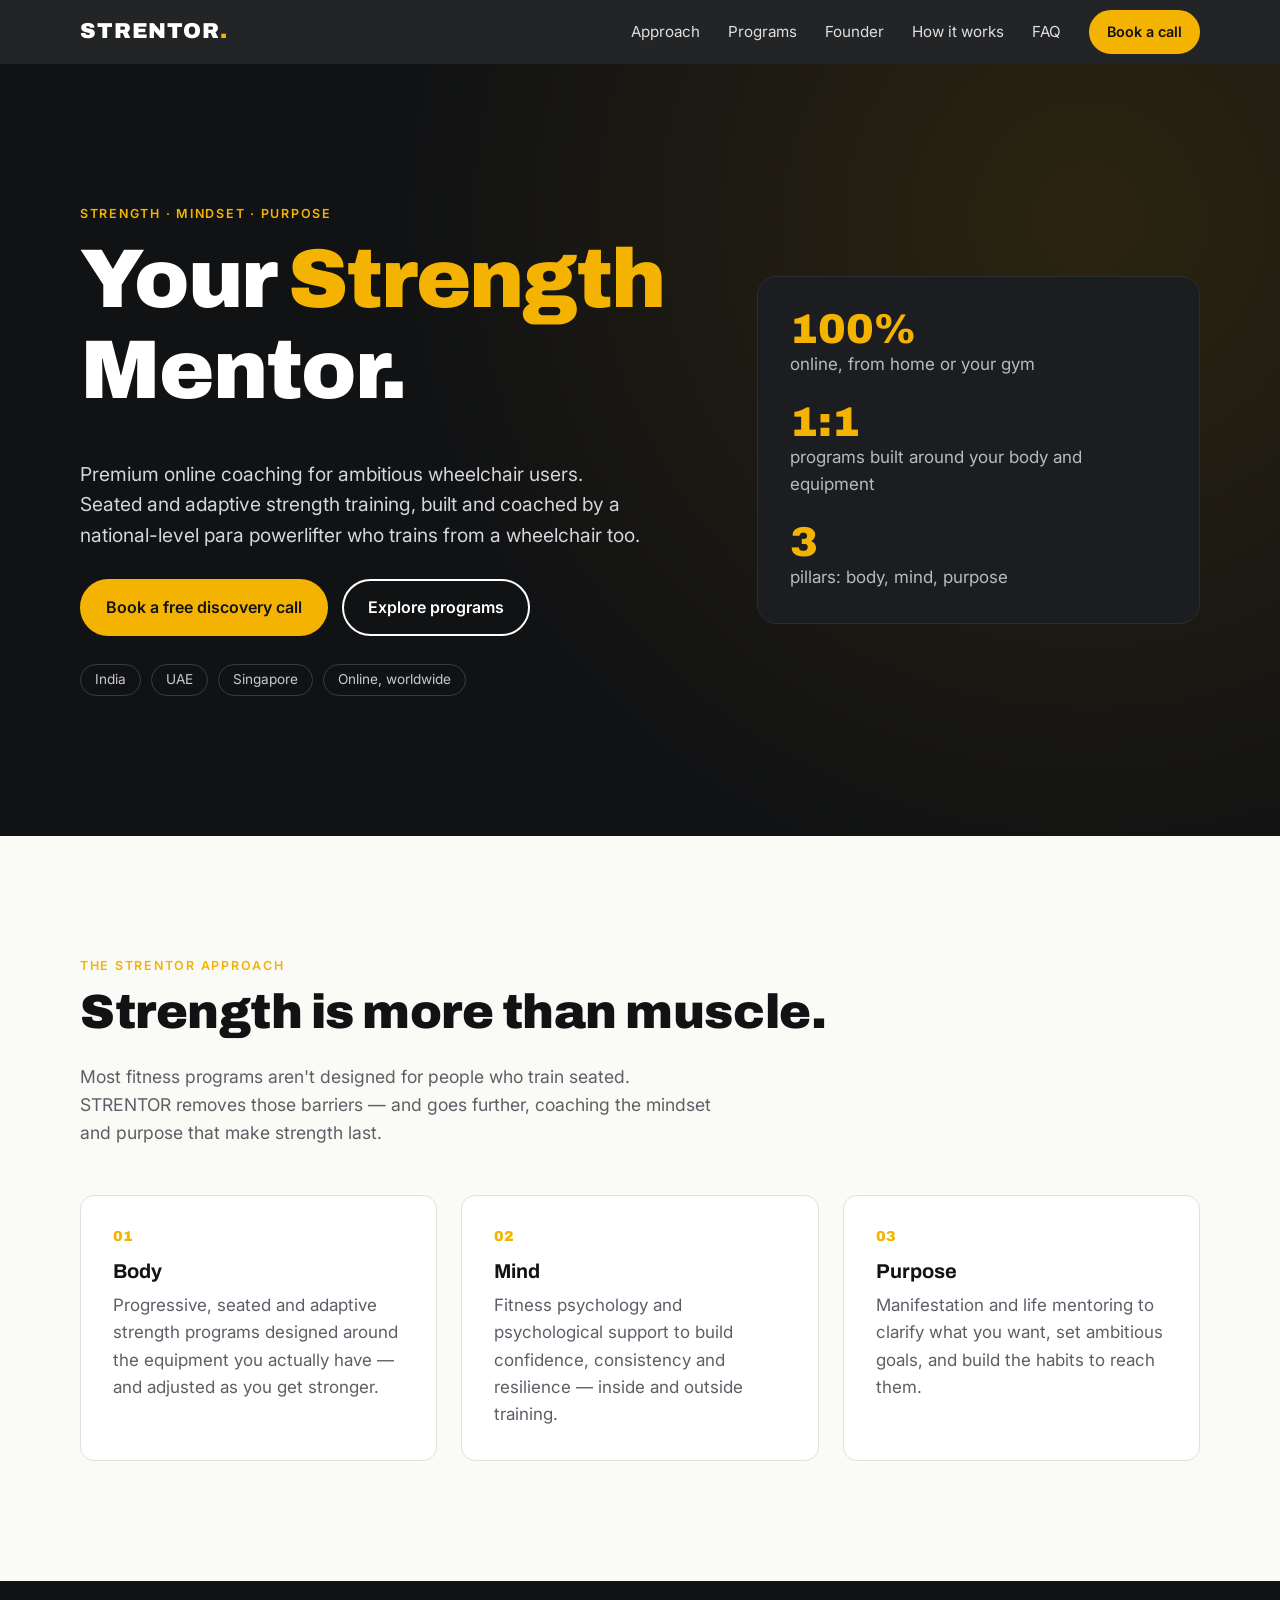
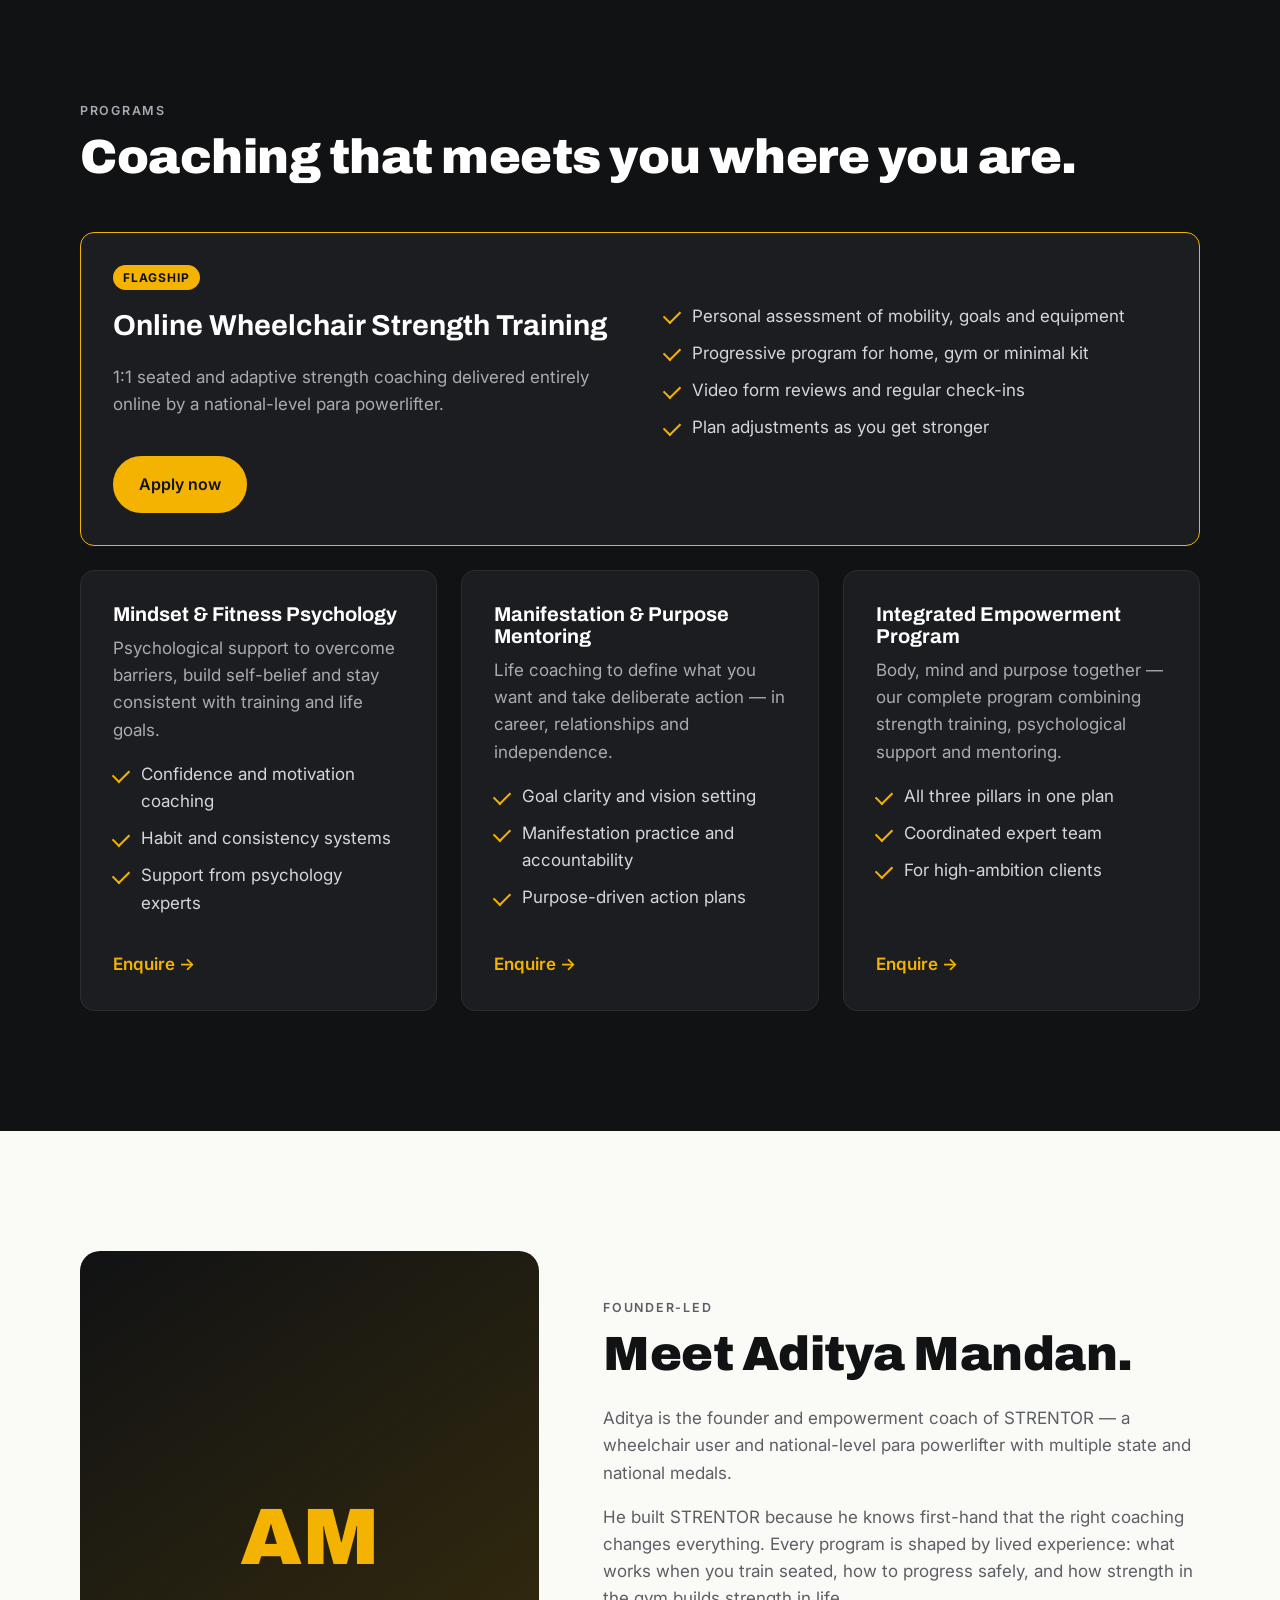
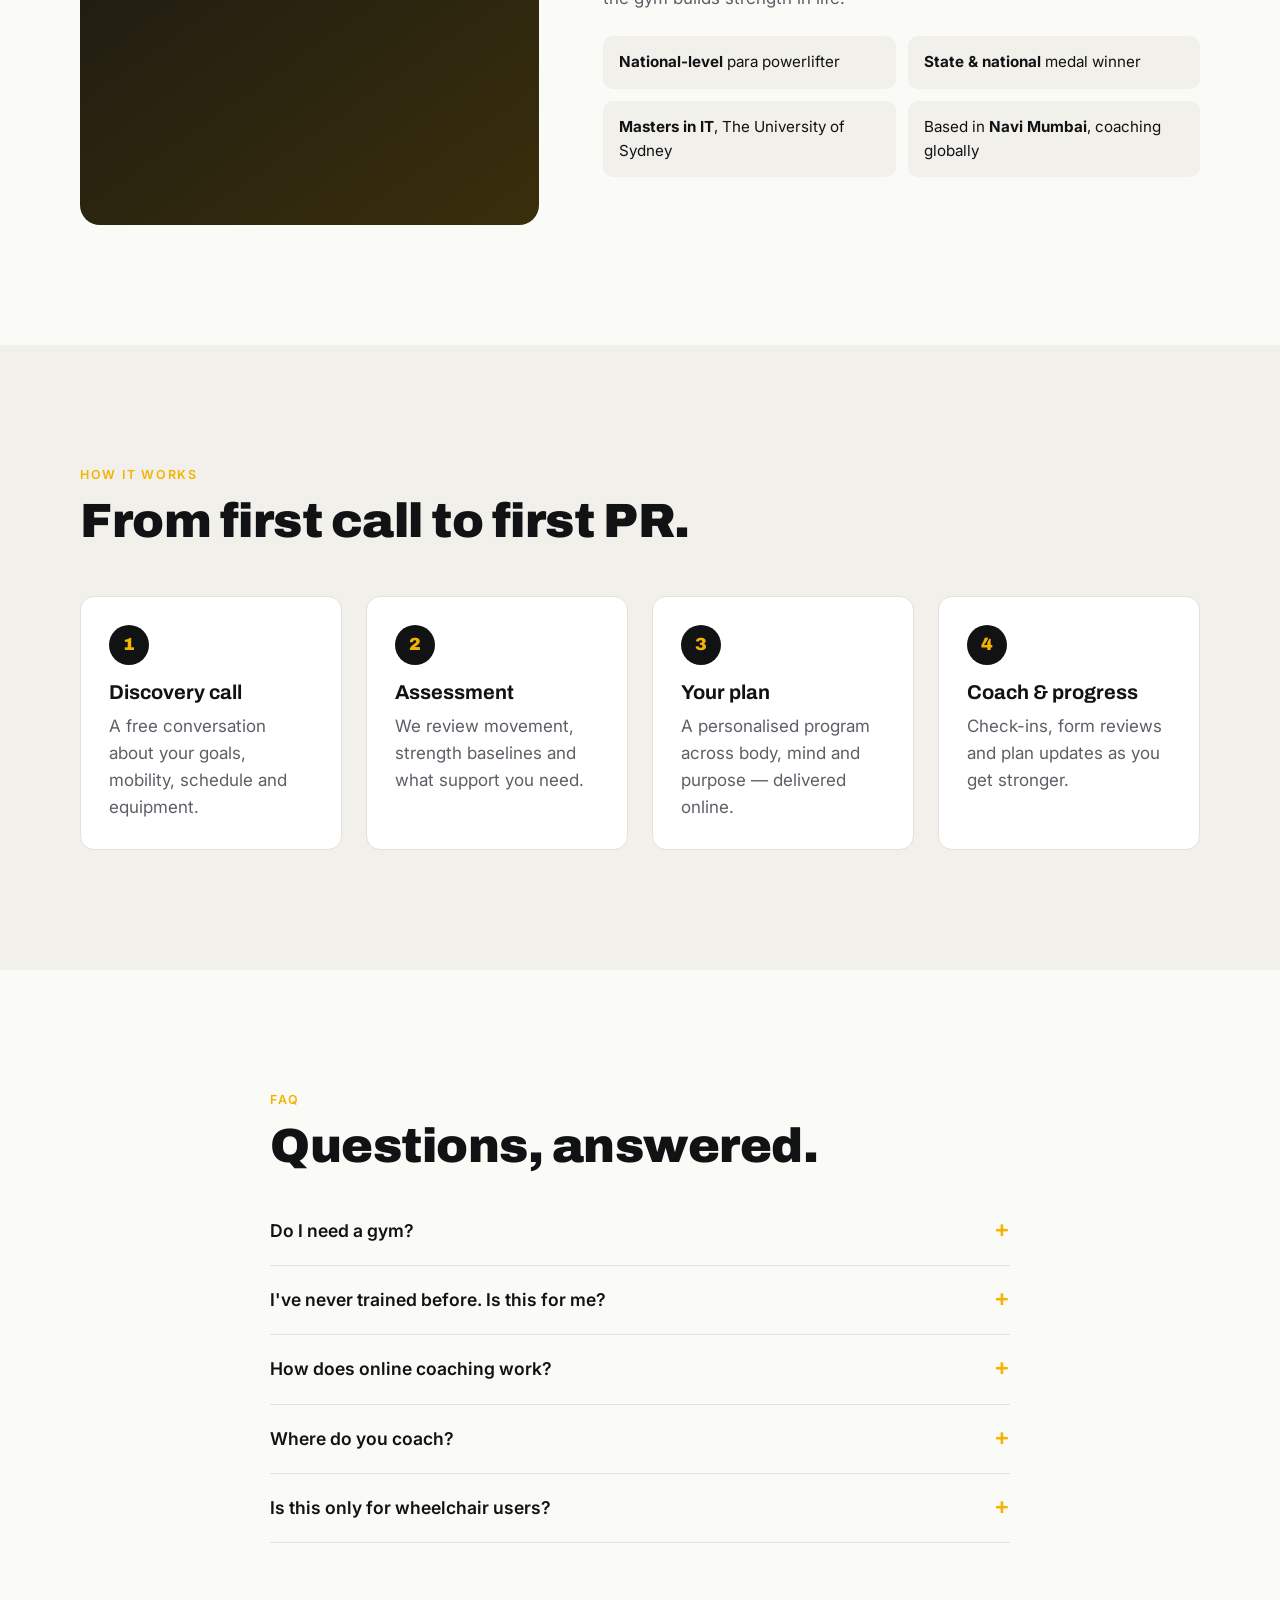
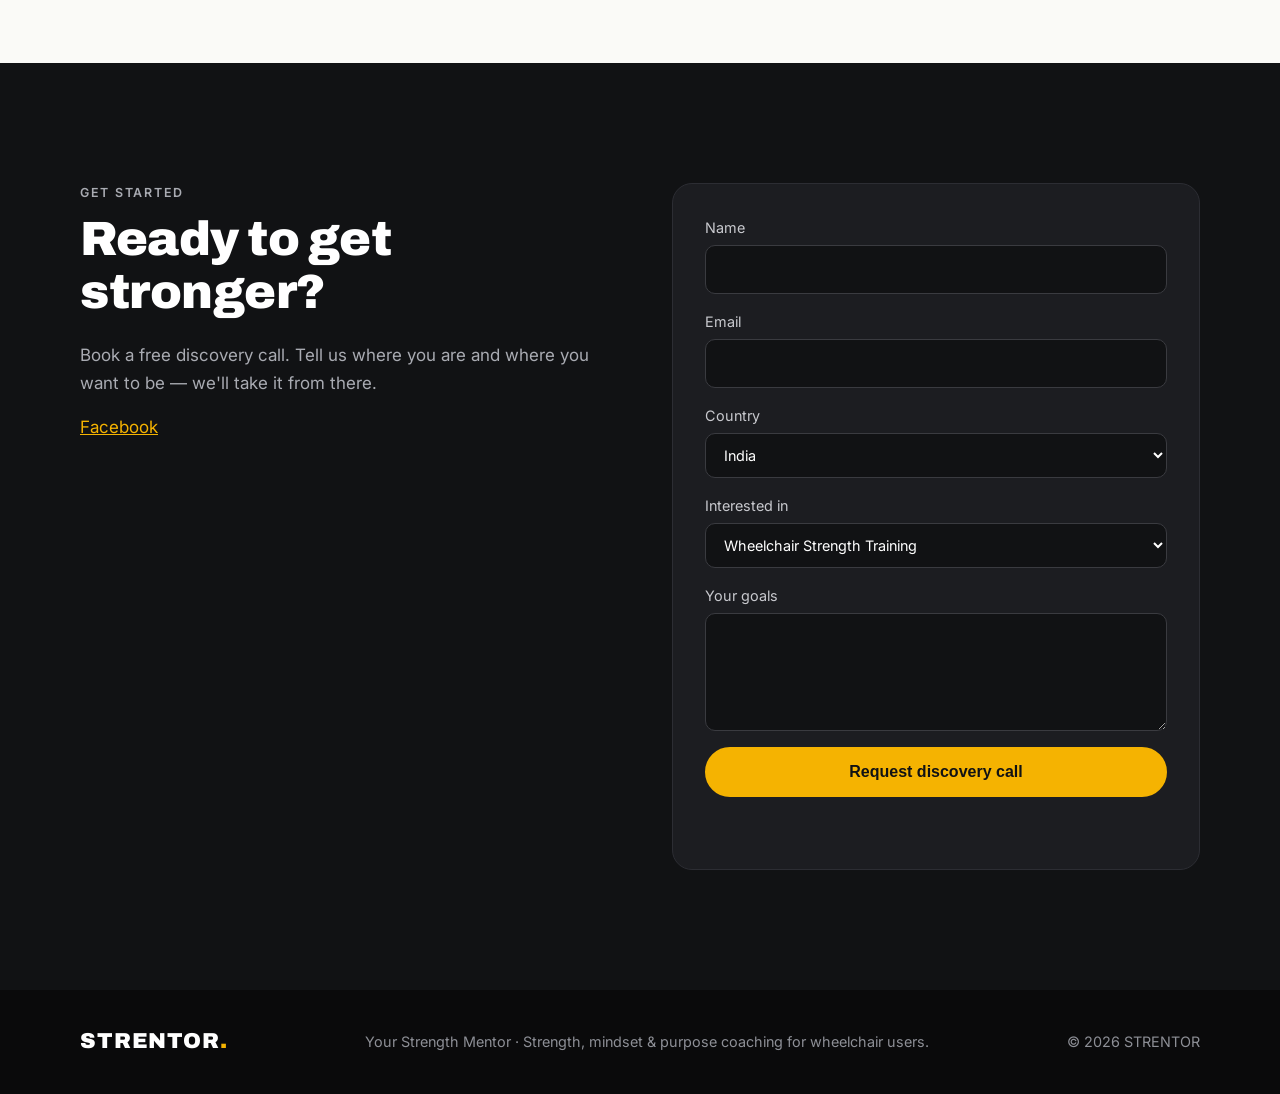
<file: index.html>
<!doctype html>
<html lang="en">
<head>
  <meta charset="utf-8">
  <meta name="viewport" content="width=device-width, initial-scale=1">
  <title>STRENTOR — Your Strength Mentor</title>
  <meta name="description" content="Premium online strength, mindset and purpose coaching for ambitious wheelchair users in India, the UAE and Singapore. Founder-led by national-level para powerlifter Aditya Mandan.">
  <meta property="og:title" content="STRENTOR — Your Strength Mentor">
  <meta property="og:description" content="Seated and adaptive strength training, mindset and purpose coaching for wheelchair users — coached entirely online.">
  <meta property="og:type" content="website">
  <link rel="preconnect" href="https://fonts.googleapis.com">
  <link rel="preconnect" href="https://fonts.gstatic.com" crossorigin>
  <link href="https://fonts.googleapis.com/css2?family=Archivo:wght@500;700;900&family=Inter:wght@400;500;600&display=swap" rel="stylesheet">
  <link rel="stylesheet" href="styles.css">
  <link rel="icon" href="data:image/svg+xml,<svg xmlns='http://www.w3.org/2000/svg' viewBox='0 0 32 32'><rect width='32' height='32' rx='6' fill='%23111'/><text x='16' y='23' font-family='Arial Black' font-size='20' text-anchor='middle' fill='%23f5b301'>S</text></svg>">
  <script type="application/ld+json">
  {"@context":"https://schema.org","@type":"Organization","name":"STRENTOR","slogan":"Your Strength Mentor",
   "description":"Strength, mindset and purpose coaching for wheelchair users, delivered online.",
   "founder":{"@type":"Person","name":"Aditya Mandan","jobTitle":"Founder & Empowerment Coach"},
   "areaServed":["India","United Arab Emirates","Singapore"],
   "sameAs":["https://www.facebook.com/strentor/"]}
  </script>
</head>
<body>
  <a class="skip" href="#main">Skip to content</a>

  <header class="nav" id="top">
    <div class="wrap nav__inner">
      <a href="#top" class="logo" aria-label="STRENTOR home">STRENTOR<span>.</span></a>
      <button class="nav__toggle" aria-expanded="false" aria-controls="nav-menu" aria-label="Open menu">
        <span></span><span></span><span></span>
      </button>
      <nav id="nav-menu" class="nav__menu" aria-label="Primary">
        <a href="#approach">Approach</a>
        <a href="#programs">Programs</a>
        <a href="#founder">Founder</a>
        <a href="#how">How it works</a>
        <a href="#faq">FAQ</a>
        <a href="#contact" class="btn btn--sm">Book a call</a>
      </nav>
    </div>
  </header>

  <main id="main">
    <!-- HERO -->
    <section class="hero">
      <div class="wrap hero__grid">
        <div>
          <p class="eyebrow">Strength · Mindset · Purpose</p>
          <h1>Your <em>Strength</em> Mentor.</h1>
          <p class="lead">Premium online coaching for ambitious wheelchair users. Seated and adaptive strength training, built and coached by a national-level para powerlifter who trains from a wheelchair too.</p>
          <div class="hero__cta">
            <a href="#contact" class="btn">Book a free discovery call</a>
            <a href="#programs" class="btn btn--ghost">Explore programs</a>
          </div>
          <ul class="hero__regions" aria-label="Regions served">
            <li>India</li><li>UAE</li><li>Singapore</li><li>Online, worldwide</li>
          </ul>
        </div>
        <div class="hero__card" aria-hidden="true">
          <div class="stat"><strong>100%</strong><span>online, from home or your gym</span></div>
          <div class="stat"><strong>1:1</strong><span>programs built around your body and equipment</span></div>
          <div class="stat"><strong>3</strong><span>pillars: body, mind, purpose</span></div>
        </div>
      </div>
    </section>

    <!-- APPROACH -->
    <section id="approach" class="section">
      <div class="wrap">
        <p class="eyebrow">The STRENTOR approach</p>
        <h2>Strength is more than muscle.</h2>
        <p class="section__intro">Most fitness programs aren't designed for people who train seated. STRENTOR removes those barriers — and goes further, coaching the mindset and purpose that make strength last.</p>
        <div class="pillars">
          <article class="pillar">
            <div class="pillar__num">01</div>
            <h3>Body</h3>
            <p>Progressive, seated and adaptive strength programs designed around the equipment you actually have — and adjusted as you get stronger.</p>
          </article>
          <article class="pillar">
            <div class="pillar__num">02</div>
            <h3>Mind</h3>
            <p>Fitness psychology and psychological support to build confidence, consistency and resilience — inside and outside training.</p>
          </article>
          <article class="pillar">
            <div class="pillar__num">03</div>
            <h3>Purpose</h3>
            <p>Manifestation and life mentoring to clarify what you want, set ambitious goals, and build the habits to reach them.</p>
          </article>
        </div>
      </div>
    </section>

    <!-- PROGRAMS -->
    <section id="programs" class="section section--dark">
      <div class="wrap">
        <p class="eyebrow">Programs</p>
        <h2>Coaching that meets you where you are.</h2>
        <div class="cards">
          <article class="card card--featured">
            <span class="tag">Flagship</span>
            <h3>Online Wheelchair Strength Training</h3>
            <p>1:1 seated and adaptive strength coaching delivered entirely online by a national-level para powerlifter.</p>
            <ul class="checks">
              <li>Personal assessment of mobility, goals and equipment</li>
              <li>Progressive program for home, gym or minimal kit</li>
              <li>Video form reviews and regular check-ins</li>
              <li>Plan adjustments as you get stronger</li>
            </ul>
            <a href="#contact" class="btn">Apply now</a>
          </article>
          <article class="card">
            <h3>Mindset &amp; Fitness Psychology</h3>
            <p>Psychological support to overcome barriers, build self-belief and stay consistent with training and life goals.</p>
            <ul class="checks">
              <li>Confidence and motivation coaching</li>
              <li>Habit and consistency systems</li>
              <li>Support from psychology experts</li>
            </ul>
            <a href="#contact" class="link">Enquire →</a>
          </article>
          <article class="card">
            <h3>Manifestation &amp; Purpose Mentoring</h3>
            <p>Life coaching to define what you want and take deliberate action — in career, relationships and independence.</p>
            <ul class="checks">
              <li>Goal clarity and vision setting</li>
              <li>Manifestation practice and accountability</li>
              <li>Purpose-driven action plans</li>
            </ul>
            <a href="#contact" class="link">Enquire →</a>
          </article>
          <article class="card">
            <h3>Integrated Empowerment Program</h3>
            <p>Body, mind and purpose together — our complete program combining strength training, psychological support and mentoring.</p>
            <ul class="checks">
              <li>All three pillars in one plan</li>
              <li>Coordinated expert team</li>
              <li>For high-ambition clients</li>
            </ul>
            <a href="#contact" class="link">Enquire →</a>
          </article>
        </div>
      </div>
    </section>

    <!-- FOUNDER -->
    <section id="founder" class="section">
      <div class="wrap founder">
        <div class="founder__img" role="img" aria-label="Portrait placeholder for Aditya Mandan">
          <span>AM</span>
        </div>
        <div>
          <p class="eyebrow">Founder-led</p>
          <h2>Meet Aditya Mandan.</h2>
          <p>Aditya is the founder and empowerment coach of STRENTOR — a wheelchair user and national-level para powerlifter with multiple state and national medals.</p>
          <p>He built STRENTOR because he knows first-hand that the right coaching changes everything. Every program is shaped by lived experience: what works when you train seated, how to progress safely, and how strength in the gym builds strength in life.</p>
          <ul class="creds">
            <li><strong>National-level</strong> para powerlifter</li>
            <li><strong>State &amp; national</strong> medal winner</li>
            <li><strong>Masters in IT</strong>, The University of Sydney</li>
            <li>Based in <strong>Navi Mumbai</strong>, coaching globally</li>
          </ul>
        </div>
      </div>
    </section>

    <!-- HOW IT WORKS -->
    <section id="how" class="section section--alt">
      <div class="wrap">
        <p class="eyebrow">How it works</p>
        <h2>From first call to first PR.</h2>
        <ol class="steps">
          <li><h3>Discovery call</h3><p>A free conversation about your goals, mobility, schedule and equipment.</p></li>
          <li><h3>Assessment</h3><p>We review movement, strength baselines and what support you need.</p></li>
          <li><h3>Your plan</h3><p>A personalised program across body, mind and purpose — delivered online.</p></li>
          <li><h3>Coach &amp; progress</h3><p>Check-ins, form reviews and plan updates as you get stronger.</p></li>
        </ol>
      </div>
    </section>

    <!-- FAQ -->
    <section id="faq" class="section">
      <div class="wrap wrap--narrow">
        <p class="eyebrow">FAQ</p>
        <h2>Questions, answered.</h2>
        <details>
          <summary>Do I need a gym?</summary>
          <p>No. Programs are designed around the equipment you have — from resistance bands and dumbbells at home to a full gym.</p>
        </details>
        <details>
          <summary>I've never trained before. Is this for me?</summary>
          <p>Yes. Beginners get a safe, progressive start; experienced lifters get programming to push further.</p>
        </details>
        <details>
          <summary>How does online coaching work?</summary>
          <p>You get your plan digitally, train on your schedule, share videos for form feedback, and meet your coach for regular check-ins.</p>
        </details>
        <details>
          <summary>Where do you coach?</summary>
          <p>We focus on India, the UAE and Singapore, and coach clients anywhere online.</p>
        </details>
        <details>
          <summary>Is this only for wheelchair users?</summary>
          <p>STRENTOR is built for wheelchair users and people who train seated. If you have another adaptive need, get in touch and we'll tell you honestly whether we're a fit.</p>
        </details>
      </div>
    </section>

    <!-- CONTACT -->
    <section id="contact" class="section section--dark">
      <div class="wrap contact">
        <div>
          <p class="eyebrow">Get started</p>
          <h2>Ready to get stronger?</h2>
          <p>Book a free discovery call. Tell us where you are and where you want to be — we'll take it from there.</p>
          <p class="social"><a href="https://www.facebook.com/strentor/" rel="noopener" target="_blank">Facebook</a></p>
        </div>
        <form class="form" id="contact-form" novalidate>
          <label>Name<input name="name" required autocomplete="name"></label>
          <label>Email<input name="email" type="email" required autocomplete="email"></label>
          <label>Country
            <select name="country">
              <option>India</option><option>UAE</option><option>Singapore</option><option>Other</option>
            </select>
          </label>
          <label>Interested in
            <select name="program">
              <option>Wheelchair Strength Training</option>
              <option>Mindset &amp; Fitness Psychology</option>
              <option>Manifestation &amp; Purpose Mentoring</option>
              <option>Integrated Empowerment Program</option>
            </select>
          </label>
          <label>Your goals<textarea name="message" rows="4"></textarea></label>
          <button class="btn" type="submit">Request discovery call</button>
          <p class="form__status" role="status" aria-live="polite"></p>
        </form>
      </div>
    </section>
  </main>

  <footer class="footer">
    <div class="wrap footer__inner">
      <a href="#top" class="logo">STRENTOR<span>.</span></a>
      <p>Your Strength Mentor · Strength, mindset &amp; purpose coaching for wheelchair users.</p>
      <p>© <span id="year"></span> STRENTOR</p>
    </div>
  </footer>

  <script src="script.js"></script>
</body>
</html>
</file>
<file: styles.css>
:root {
  --ink: #111214;
  --ink-2: #1c1d21;
  --paper: #fafaf7;
  --alt: #f1f0ea;
  --muted: #5d5f66;
  --muted-dark: #a9abb2;
  --accent: #f5b301;
  --accent-ink: #111214;
  --line: #e2e1da;
  --radius: 14px;
  --max: 1160px;
}

* { box-sizing: border-box; }
html { scroll-behavior: smooth; scroll-padding-top: 72px; }
body {
  margin: 0;
  font: 400 17px/1.6 Inter, system-ui, sans-serif;
  color: var(--ink);
  background: var(--paper);
  -webkit-font-smoothing: antialiased;
}
h1, h2, h3, .logo { font-family: Archivo, Inter, sans-serif; line-height: 1.1; margin: 0 0 .5em; }
h1 { font-size: clamp(2.6rem, 7vw, 5.2rem); font-weight: 900; letter-spacing: -.02em; }
h1 em { font-style: normal; color: var(--accent); }
h2 { font-size: clamp(1.9rem, 4vw, 3rem); font-weight: 900; letter-spacing: -.01em; }
h3 { font-size: 1.25rem; font-weight: 700; }
p { margin: 0 0 1em; }
a { color: inherit; }
img { max-width: 100%; }

.skip { position: absolute; left: -999px; }
.skip:focus { left: 16px; top: 16px; background: var(--accent); padding: 8px 12px; z-index: 100; }
:focus-visible { outline: 3px solid var(--accent); outline-offset: 2px; }

.wrap { max-width: var(--max); margin: 0 auto; padding: 0 20px; }
.wrap--narrow { max-width: 780px; }
.eyebrow { text-transform: uppercase; letter-spacing: .14em; font-size: .78rem; font-weight: 600; color: var(--accent); margin-bottom: .8em; }
.section { padding: clamp(64px, 10vw, 120px) 0; }
.section--alt { background: var(--alt); }
.section--dark { background: var(--ink); color: #fff; }
.section--dark p { color: var(--muted-dark); }
.section__intro { max-width: 640px; color: var(--muted); font-size: 1.1rem; }

/* Buttons */
.btn {
  display: inline-block; background: var(--accent); color: var(--accent-ink);
  font-weight: 600; text-decoration: none; padding: 14px 24px; border-radius: 999px;
  border: 2px solid var(--accent); cursor: pointer; font-size: 1rem; transition: transform .15s, background .15s;
}
.btn:hover { transform: translateY(-1px); background: #ffc52e; }
.btn--sm { padding: 8px 16px; font-size: .9rem; }
.btn--ghost { background: transparent; color: inherit; border-color: currentColor; }
.btn--ghost:hover { background: rgba(255,255,255,.08); }
.link { color: var(--accent); font-weight: 600; text-decoration: none; }

/* Nav */
.nav { position: sticky; top: 0; z-index: 50; background: rgba(17,18,20,.92); backdrop-filter: blur(8px); color: #fff; }
.nav__inner { display: flex; align-items: center; justify-content: space-between; height: 64px; }
.logo { font-weight: 900; font-size: 1.35rem; letter-spacing: .04em; text-decoration: none; margin: 0; }
.logo span { color: var(--accent); }
.nav__menu { display: flex; gap: 28px; align-items: center; }
.nav__menu a:not(.btn) { text-decoration: none; font-size: .95rem; opacity: .85; }
.nav__menu a:not(.btn):hover { opacity: 1; color: var(--accent); }
.nav__toggle { display: none; background: none; border: 0; padding: 8px; cursor: pointer; }
.nav__toggle span { display: block; width: 24px; height: 2px; background: #fff; margin: 5px 0; transition: .2s; }

/* Hero */
.hero { background: radial-gradient(circle at 85% 20%, #2b2410 0, var(--ink) 55%); color: #fff; padding: clamp(72px, 12vw, 140px) 0; }
.hero__grid { display: grid; grid-template-columns: 1.4fr 1fr; gap: 56px; align-items: center; }
.lead { font-size: 1.2rem; color: #d5d6db; max-width: 560px; }
.hero__cta { display: flex; gap: 14px; flex-wrap: wrap; margin: 28px 0; }
.hero__regions { list-style: none; padding: 0; margin: 0; display: flex; gap: 10px; flex-wrap: wrap; }
.hero__regions li { border: 1px solid #3a3b40; border-radius: 999px; padding: 4px 14px; font-size: .85rem; color: #c8c9ce; }
.hero__card { background: var(--ink-2); border: 1px solid #2c2d33; border-radius: 20px; padding: 32px; display: grid; gap: 24px; }
.stat strong { display: block; font: 900 2.6rem/1 Archivo, sans-serif; color: var(--accent); }
.stat span { color: #b9bac0; }

/* Pillars */
.pillars { display: grid; grid-template-columns: repeat(3, 1fr); gap: 24px; margin-top: 48px; }
.pillar { background: #fff; border: 1px solid var(--line); border-radius: var(--radius); padding: 32px; }
.pillar__num { font: 900 .9rem Archivo, sans-serif; color: var(--accent); margin-bottom: 16px; }
.pillar p { color: var(--muted); margin: 0; }

/* Program cards */
.cards { display: grid; grid-template-columns: repeat(3, 1fr); gap: 24px; margin-top: 48px; }
.card { background: var(--ink-2); border: 1px solid #2c2d33; border-radius: var(--radius); padding: 32px; display: flex; flex-direction: column; }
.card .link, .card .btn { margin-top: auto; align-self: flex-start; }
.card--featured { grid-column: span 3; border-color: var(--accent); display: grid; grid-template-columns: 1fr 1fr; gap: 8px 48px; }
.card--featured .tag, .card--featured h3, .card--featured > p { grid-column: 1; }
.card--featured .checks { grid-column: 2; grid-row: 1 / span 4; align-self: center; }
.card--featured .btn { grid-column: 1; margin-top: 12px; justify-self: start; }
.card--featured h3 { font-size: 1.8rem; }
.tag { display: inline-block; background: var(--accent); color: var(--accent-ink); font-size: .75rem; font-weight: 700; padding: 3px 10px; border-radius: 999px; justify-self: start; margin-bottom: 12px; text-transform: uppercase; letter-spacing: .08em; }
.checks { list-style: none; padding: 0; margin: 0 0 24px; }
.checks li { position: relative; padding-left: 28px; margin-bottom: 10px; color: #d5d6db; }
.checks li::before { content: ""; position: absolute; left: 0; top: .45em; width: 14px; height: 8px; border-left: 2px solid var(--accent); border-bottom: 2px solid var(--accent); transform: rotate(-45deg); }

/* Founder */
.founder { display: grid; grid-template-columns: 1fr 1.3fr; gap: 64px; align-items: center; }
.founder__img { aspect-ratio: 4/5; border-radius: 20px; background: linear-gradient(145deg, var(--ink) 0, #3a2f0c 100%); display: grid; place-items: center; }
.founder__img span { font: 900 5rem Archivo, sans-serif; color: var(--accent); }
.founder p { color: var(--muted); }
.creds { list-style: none; padding: 0; margin: 24px 0 0; display: grid; grid-template-columns: 1fr 1fr; gap: 12px; }
.creds li { background: var(--alt); border-radius: 10px; padding: 14px 16px; font-size: .95rem; }

/* Steps */
.steps { list-style: none; counter-reset: s; padding: 0; margin: 48px 0 0; display: grid; grid-template-columns: repeat(4, 1fr); gap: 24px; }
.steps li { counter-increment: s; background: #fff; border-radius: var(--radius); padding: 28px; border: 1px solid var(--line); }
.steps li::before { content: counter(s); display: grid; place-items: center; width: 40px; height: 40px; border-radius: 50%; background: var(--ink); color: var(--accent); font: 900 1.1rem Archivo, sans-serif; margin-bottom: 16px; }
.steps p { color: var(--muted); margin: 0; }

/* FAQ */
details { border-bottom: 1px solid var(--line); padding: 20px 0; }
summary { cursor: pointer; font-weight: 600; font-size: 1.1rem; list-style: none; display: flex; justify-content: space-between; gap: 16px; }
summary::-webkit-details-marker { display: none; }
summary::after { content: "+"; color: var(--accent); font-size: 1.5rem; line-height: 1; transition: transform .2s; }
details[open] summary::after { transform: rotate(45deg); }
details p { color: var(--muted); margin: 12px 0 0; }

/* Contact */
.contact { display: grid; grid-template-columns: 1fr 1fr; gap: 64px; align-items: start; }
.social a { color: var(--accent); }
.form { display: grid; gap: 16px; background: var(--ink-2); padding: 32px; border-radius: 20px; border: 1px solid #2c2d33; }
.form label { display: grid; gap: 6px; font-size: .9rem; color: #c8c9ce; }
.form input, .form select, .form textarea {
  font: inherit; color: #fff; background: var(--ink); border: 1px solid #3a3b40;
  border-radius: 10px; padding: 12px 14px; width: 100%;
}
.form input:focus, .form select:focus, .form textarea:focus { border-color: var(--accent); outline: none; }
.form .invalid { border-color: #ff6b6b; }
.form__status { margin: 0; min-height: 1.4em; color: var(--accent) !important; }

/* Footer */
.footer { background: #0a0a0b; color: #8d8f96; padding: 40px 0; font-size: .9rem; }
.footer__inner { display: flex; justify-content: space-between; align-items: center; gap: 24px; flex-wrap: wrap; }
.footer .logo { color: #fff; }
.footer p { margin: 0; }

/* Reveal */
.reveal { opacity: 0; transform: translateY(18px); transition: opacity .6s, transform .6s; }
.reveal.in { opacity: 1; transform: none; }
@media (prefers-reduced-motion: reduce) {
  html { scroll-behavior: auto; }
  .reveal { opacity: 1; transform: none; transition: none; }
}

/* Responsive */
@media (max-width: 960px) {
  .hero__grid, .founder, .contact { grid-template-columns: 1fr; gap: 40px; }
  .pillars, .cards { grid-template-columns: 1fr; }
  .card--featured { grid-column: auto; grid-template-columns: 1fr; }
  .card--featured .checks { grid-column: 1; grid-row: auto; }
  .steps { grid-template-columns: 1fr 1fr; }
  .founder__img { max-width: 360px; }
}
@media (max-width: 760px) {
  .nav__toggle { display: block; }
  .nav__menu {
    position: absolute; top: 64px; left: 0; right: 0; background: var(--ink);
    flex-direction: column; align-items: flex-start; gap: 0; padding: 8px 20px 20px; display: none;
  }
  .nav__menu.open { display: flex; }
  .nav__menu a { padding: 12px 0; width: 100%; }
  .nav__menu .btn { width: auto; margin-top: 8px; padding: 10px 18px; }
  .steps, .creds { grid-template-columns: 1fr; }
}
</file>
